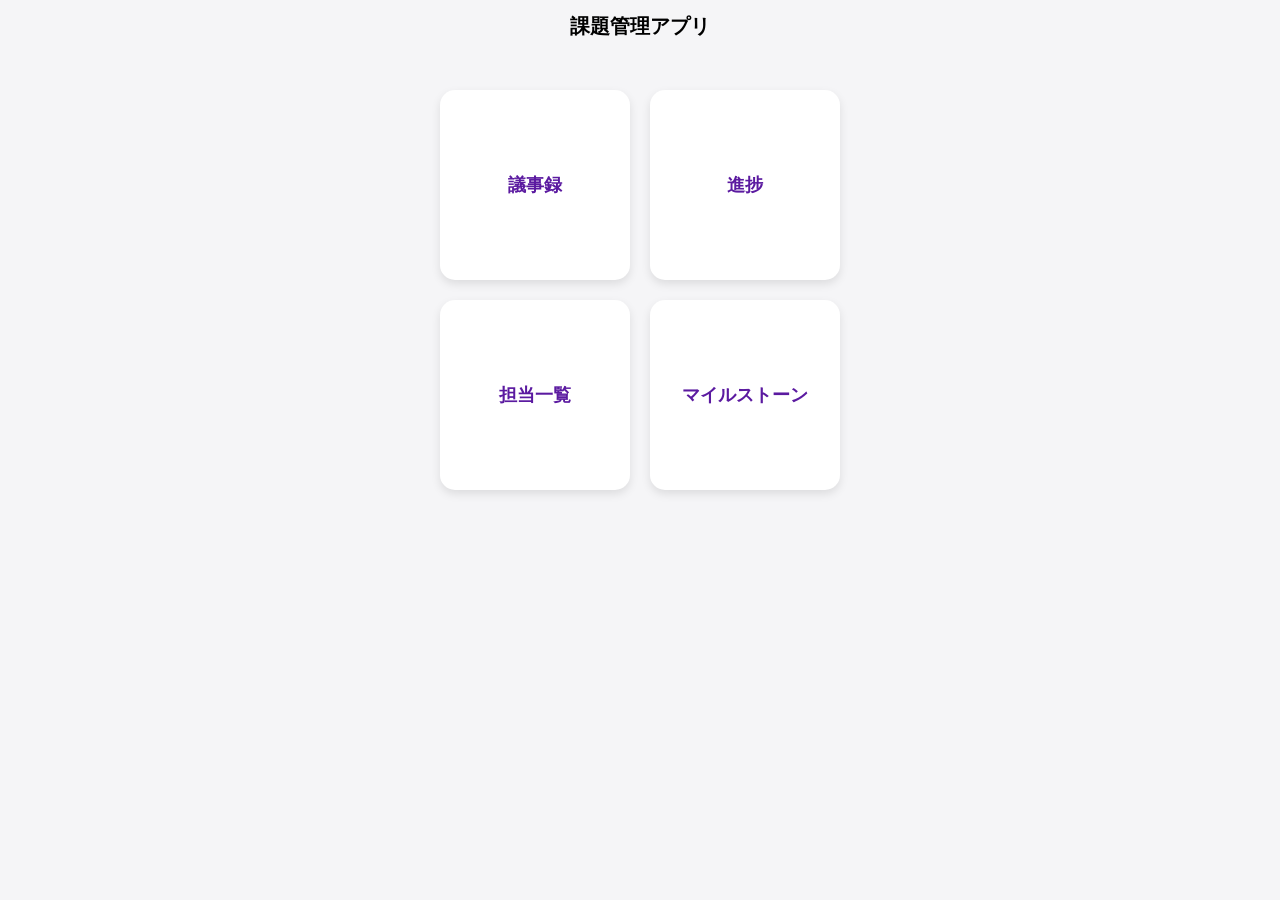
<file: index.html>
<!DOCTYPE html>
    <head>
        <meta charset="utf-8">
        <meta name="viewport" content="width=device-width,initial-scale=1">
        <link rel="stylesheet" href="css/styl-sp.css">
        <title>課題管理アプリ</title>
    </head>
    <header>
    <h1 class="app-title">課題管理アプリ</h1></header>
    <body>
    
    <section class="cards">

            <a href="task.html" class="card">
                <h2>議事録</h2>
            </a>

            <a href="next.html" class="card">
                <h2>進捗</h2>
            </a>

            <a href="member.html" class="card">
                <h2>担当一覧</h2>
            </a>

            <a href="milestone.html" class="card">
                <h2>マイルストーン</h2>
            </a>

    </section>

    </body>
</file>
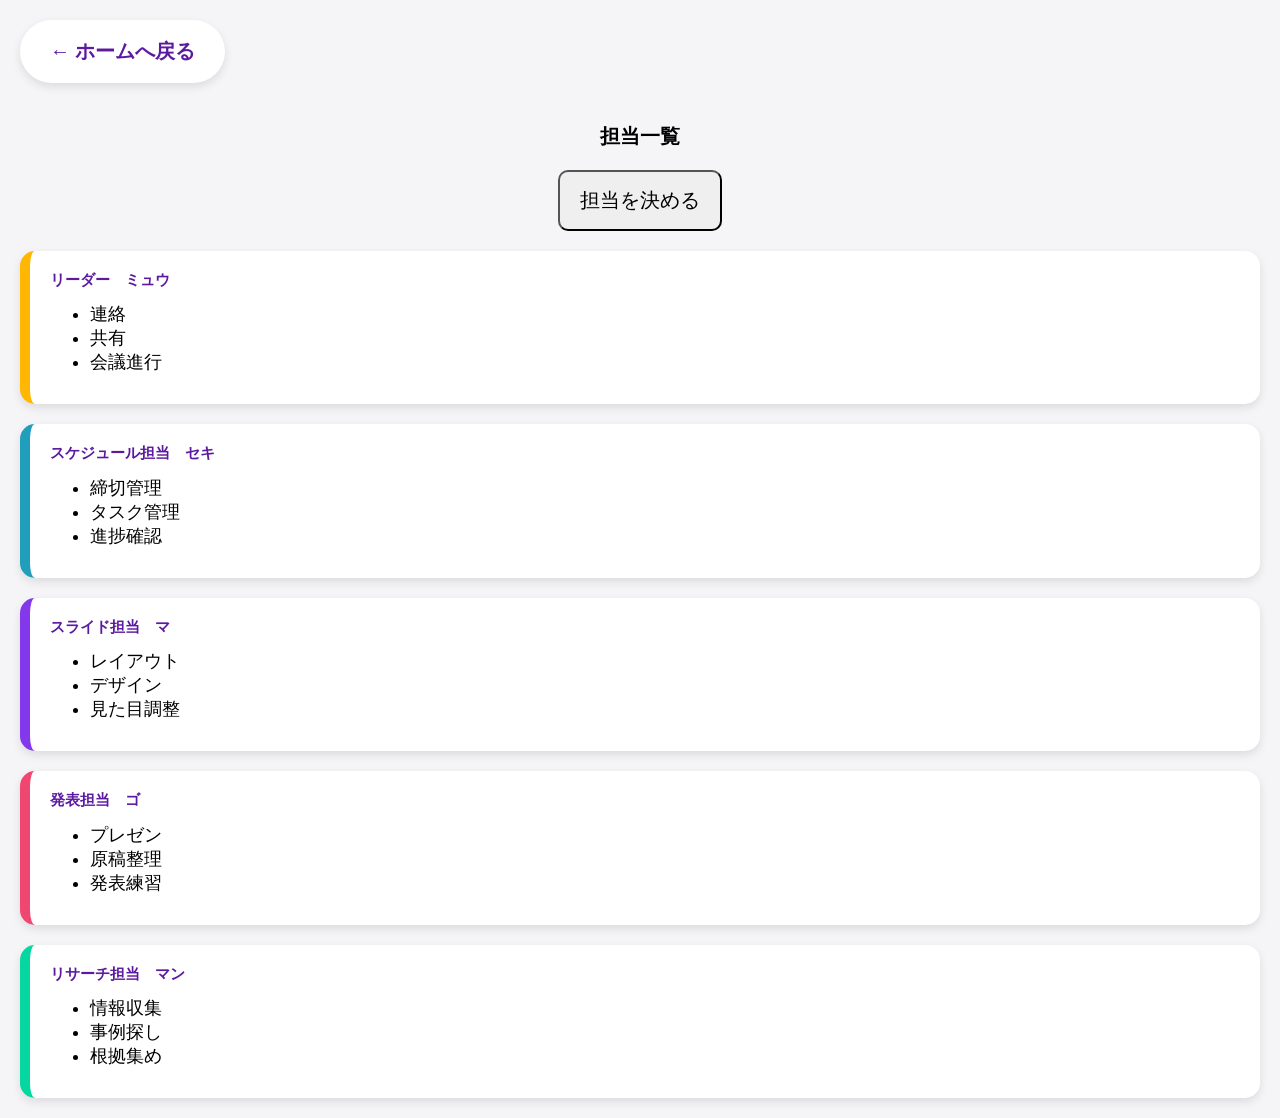
<file: member.html>
<!DOCTYPE html>
    <head>
        <meta charset="utf-8">
        <meta name="viewport" content="width=device-width,initial-scale=1">
        <link rel="stylesheet" href="css/styl-sp.css">
        <title>課題管理アプリ</title>
    </head>
    <body>
        <a href="index.html" class="back-btn">← ホームへ戻る</a>
        <h1 class="page-title">担当一覧</h1>
            
        <button id="shuffleBtn">担当を決める</button>
        <p id="shuffleMessage"></p>
        <ul id="result"></ul>
        <div id="resultBox">
            <ul id="result"></ul>
        </div>
<div class="member leader">
    <h2>リーダー　ミュウ</h2>
    <ul>
        <li>連絡</li>
        <li>共有</li>
        <li>会議進行</li>
    </ul>
</div>

<div class="member schedule">
    <h2>スケジュール担当　セキ</h2>
    <ul>
        <li>締切管理</li>
        <li>タスク管理</li>
        <li>進捗確認</li>
    </ul>
</div>

<div class="member slide">
    <h2>スライド担当　マ</h2>
    <ul>
        <li>レイアウト</li>
        <li>デザイン</li>
        <li>見た目調整</li>
    </ul>
</div>

<div class="member presentation">
    <h2>発表担当　ゴ</h2>
    <ul>
        <li>プレゼン</li>
        <li>原稿整理</li>
        <li>発表練習</li>
    </ul>
</div>

<div class="member research">
    <h2>リサーチ担当　マン</h2>
    <ul>
        <li>情報収集</li>
        <li>事例探し</li>
        <li>根拠集め</li>
    </ul>
</div>

<script src="script.js"></script>
    </body>
</file>
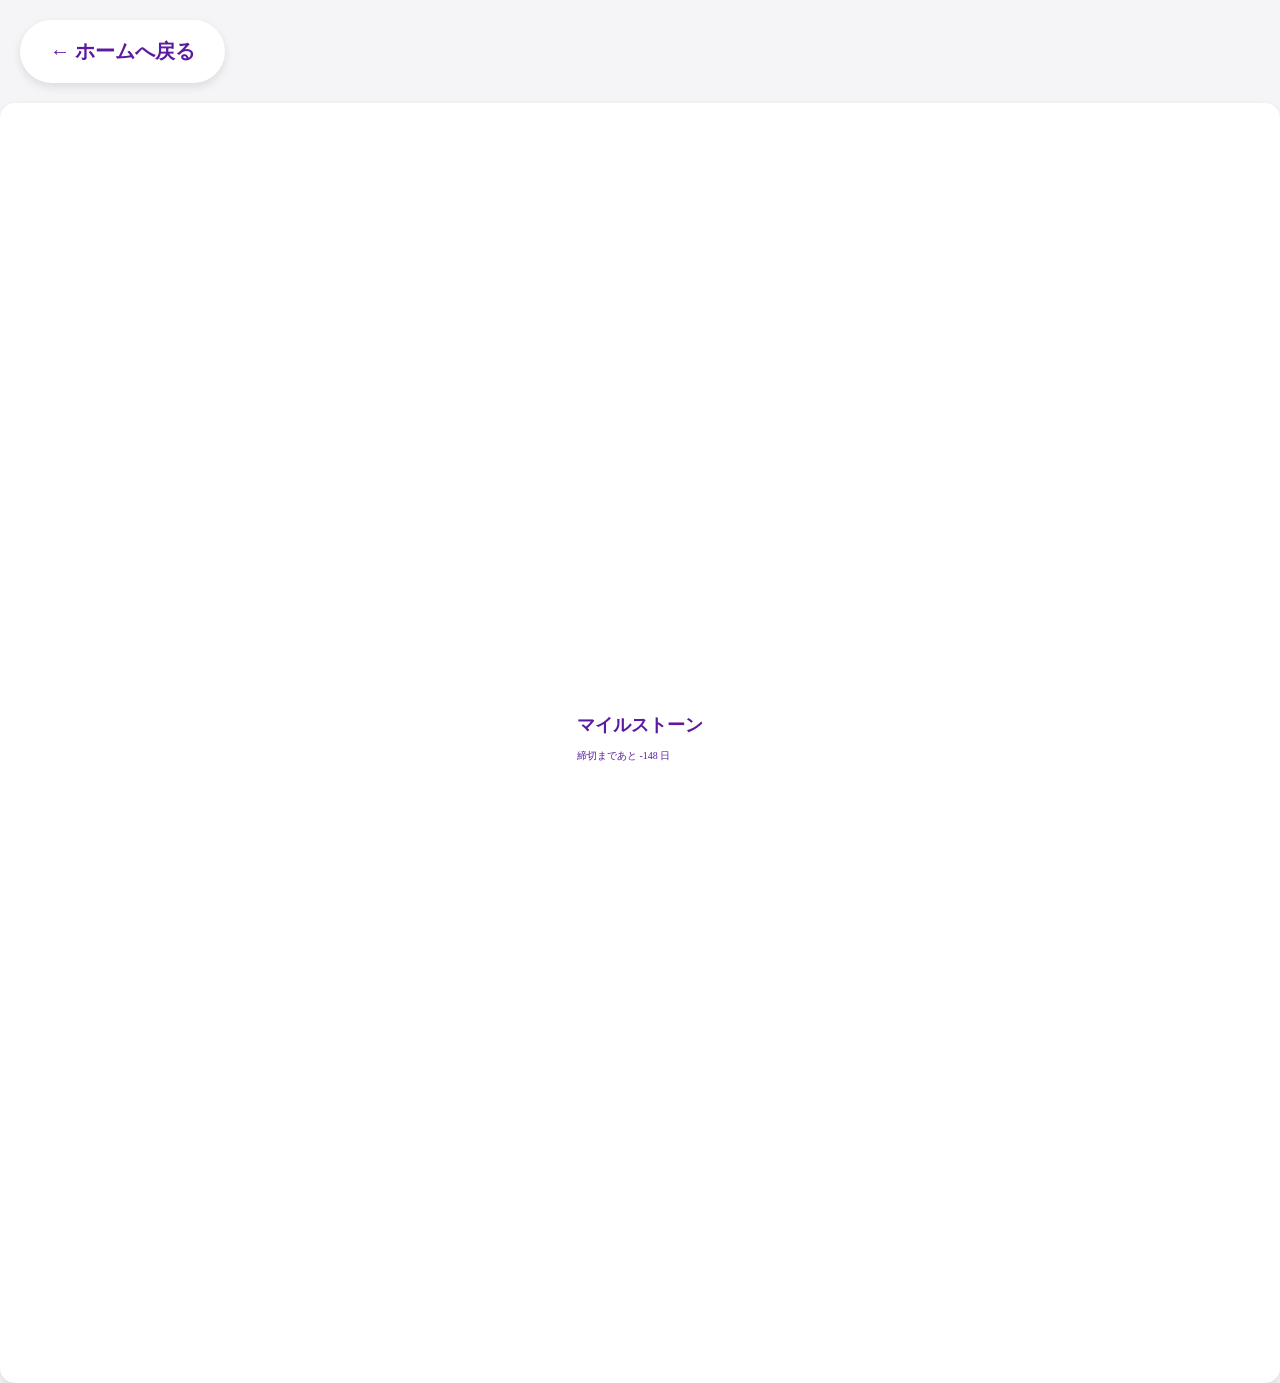
<file: milestone.html>
<!DOCTYPE html>
    <head>
        <meta charset="utf-8">
        <meta name="viewport" content="width=device-width,initial-scale=1">
        <link rel="stylesheet" href="css/styl-sp.css">
        <title>課題管理アプリ</title>
    </head>
    <body>
        <a href="index.html" class="back-btn">← ホームへ戻る</a>

        <a href="milestone.html" class="card">
            <div>
                <h2>マイルストーン</h2>
                <p id="daysLeft"></p>
            </div>
        </a>
    <script src="script.js"></script>
    </body>
</file>
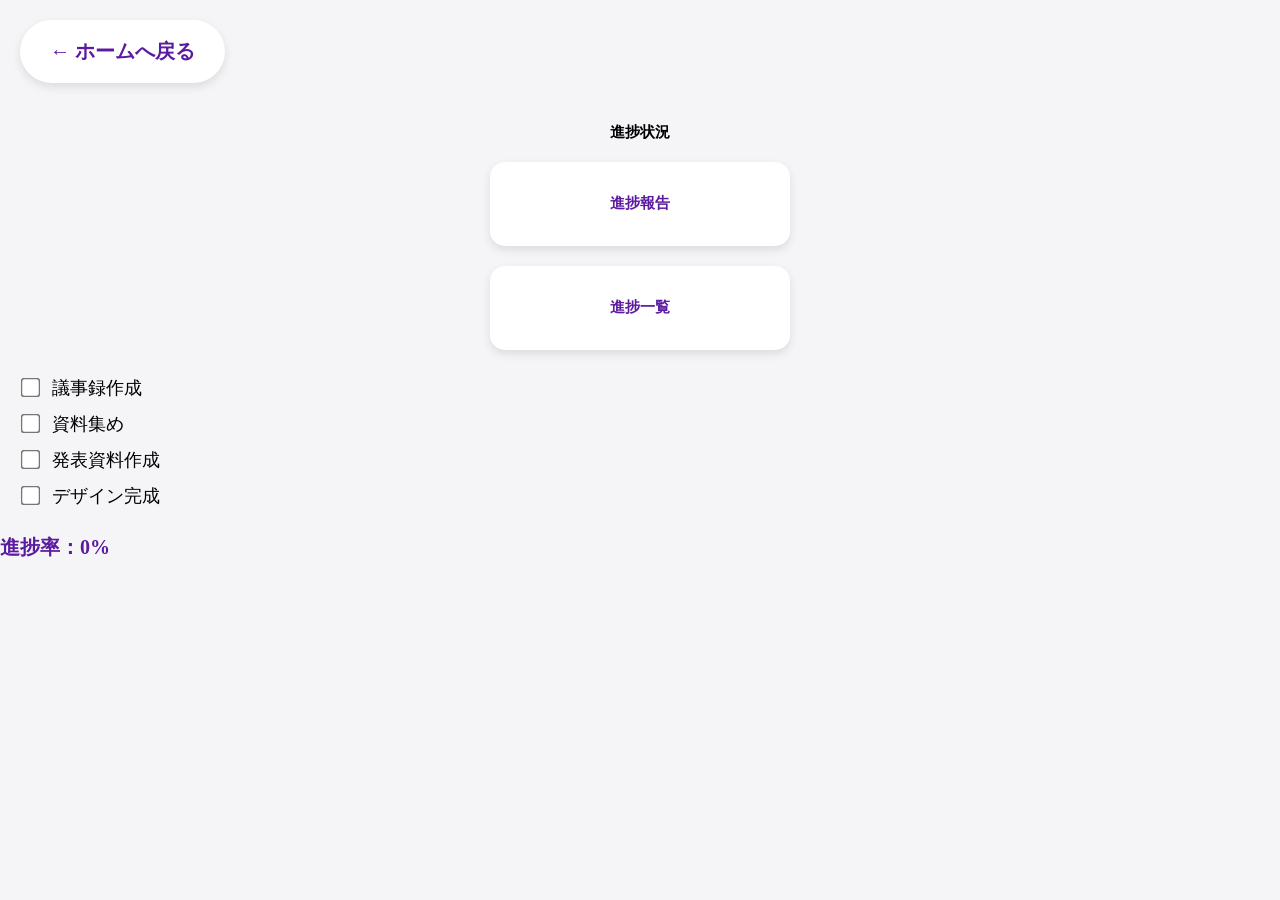
<file: next.html>
<!DOCTYPE html>
    <head>
        <meta charset="utf-8">
        <meta name="viewport" content="width=device-width,initial-scale=1">
        <link rel="stylesheet" href="css/styl-sp.css">
        <title>課題管理アプリ</title>
    </head>
    <body>
        <a href="index.html" class="back-btn">← ホームへ戻る</a>
        <h2 class="page-title">進捗状況</h2>
            <a href="https://docs.google.com/forms/d/e/1FAIpQLScmFVKNDj_lgieHDShS0g74GNBxBFHCiuLnNPmRpMDRPwSFXg/viewform?usp=header" target="_blank" class="link-card">
                <h2>進捗報告</h2>
            </a>

            <a href="https://docs.google.com/spreadsheets/d/1DFRBW4rkKf0sNpGGlABD1X_bHi1h-I-2-LVCrkXuASY/edit?usp=sharing" target="_blank" class="link-card">
                <h2>進捗一覧</h2>
            </a>
                <div class="task-list">
                    <input type="checkbox" class="task"> 議事録作成<br>
                    <input type="checkbox" class="task"> 資料集め<br>
                    <input type="checkbox" class="task"> 発表資料作成<br>
                    <input type="checkbox" class="task"> デザイン完成<br>
                </div>

<p id="progress">進捗率：0%</p>

        <script src="script.js"></script>
    </body>
</file>
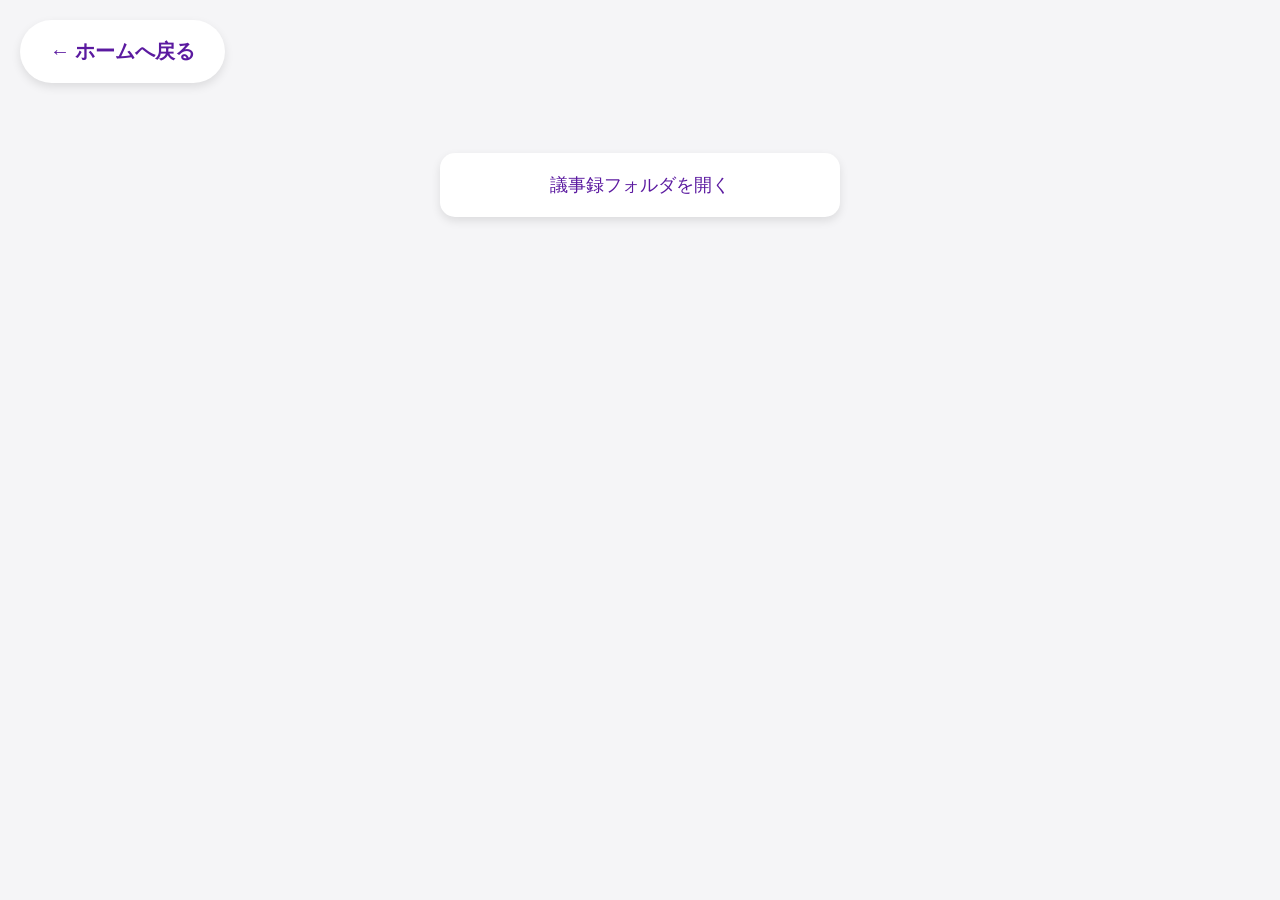
<file: task.html>
<!DOCTYPE html>
<html lang="ja">
<head>
    <meta charset="utf-8">
    <meta name="viewport" content="width=device-width,initial-scale=1">
    <link rel="stylesheet" href="css/styl-sp.css">
    <title>議事録</title>
</head>

<body>
    <a href="index.html" class="back-btn">← ホームへ戻る</a>

    <a href="https://drive.google.com/drive/folders/1mGwjZjPzlOfXG5_ZA-ntStiGC29xAjKi"
       target="_blank"
       class="drive-btn">
        議事録フォルダを開く
    </a>
</body>
</html>
</file>
<file: css/styl-sp.css>
@charset "utf-8";

*{
    box-sizing: border-box;

}
.app-title{
    text-align: center
}

html{
    font-size: 62.5%;
}
body{
    font-family: "游ゴシック体",YuGoshic,"游ゴシック","Yu Goshic","sans-serif";
}

body{
    margin: 0;
     background:#f5f5f7;
}

.cards{
    display: grid;
    grid-template-columns: 1fr 1fr;
    gap: 20px;
    width: 80%;
    max-width: 400px;
    margin: 50px auto;
}

.card{
    background: #fff;
    border-radius: 15px;
    padding: 20px;
    box-shadow: 0 4px 10px rgba(0,0,0,0.1);
    aspect-ratio: 1 / 1;

    display: flex;
    justify-content: center;
    align-items: center;

    text-decoration: none;
    color: #5b1aa0;
    transition: transform 0.2s;
}

.card h2{
    text-align: center;
    margin: 0;
    font-size:1.8rem;
    line-height:1.4;
}
.card:active{
    transform:scale(0.97);
}

.member{
    background: white;
    border-radius: 15px;
    padding: 20px;
    margin: 20px;
    box-shadow: 0 4px 10px rgba(0,0,0,0.1);
    transition: 0.2s;
}

.member:hover{
    transform: translateY(-3px);
}

.member h2{
    color: #5b1aa0;
    margin-top: 0;
}

.leader{
    border-left: 10px solid #ffb703;
}

.schedule{
    border-left: 10px solid #219ebc;
}

.slide{
    border-left: 10px solid #8338ec;
}

.presentation{
    border-left: 10px solid #ef476f;
}

.research{
    border-left: 10px solid #06d6a0;
}

.drive-btn{
    display: block;
    width: 80%;
    max-width: 400px;
    margin: 50px auto;
    padding: 20px;
    background: #fff;
    border-radius: 15px;
    box-shadow: 0 4px 10px rgba(0,0,0,0.1);
    text-align: center;
    text-decoration: none;
    color: #5b1aa0;
    font-size: 1.8rem;
}
li{
    font-size: 1.8rem;
}


.link-card{
    display:block;
    width:80%;
    max-width:300px;

    margin:20px auto;
    padding:20px;

    background:#fff;
    border-radius:15px;
    box-shadow:0 4px 10px rgba(0,0,0,0.1);

    text-decoration:none;
    color:#5b1aa0;
    text-align:center;
}
.page-title{
    text-align: center;
    margin: 20px 0;
}

#shuffleBtn{
    font-size: 2rem;
    padding: 15px 20px;
    border-radius: 10px;
    display: block;
    margin: 20px auto;
}
#result{
    font-size: 1.8rem;
    margin-bottom: 10px;
}
.task{
    transform: scale(1.5);
    margin-right: 10px;
}
.task-list{
    font-size: 1.8rem;
    line-height: 2;
    padding-left:2rem;
}

#progress{
    font-size: 2rem;
    font-weight: bold;
    color: #5b1aa0;
}
.back-btn{
    display: inline-block;
    margin: 20px;

    padding: 18px 30px;

    font-size: 2rem;
    font-weight: bold;

    background: #fff;
    color: #5b1aa0;

    border-radius: 999px;

    text-decoration: none;

    box-shadow: 0 4px 10px rgba(0,0,0,0.1);
    transition: 0.2s;
}
.back-btn:active{
    transform: scale(0.95);
}
.shuffle-anime{
    animation: shake 0.3s infinite;
}
#shuffleMessage{
    text-align: center;
    font-size: 2rem;
    color: #5b1aa0;
    font-weight: bold;
    margin: 20px 0;
}

@keyframes shake{
    0%{ transform: translateX(0); }
    25%{ transform: translateX(-5px); }
    50%{ transform: translateX(5px); }
    75%{ transform: translateX(-5px); }
    100%{ transform: translateX(0); }
}

.card,
.link-card,
.drive-btn,
.back-btn,
#shuffleBtn{
    transition: 0.2s;
}

.card:active,
.link-card:active,
.drive-btn:active,
.back-btn:active,
#shuffleBtn:active{
    background: #5b1aa0;
    color: #fff;
    transform: scale(0.96);
}
</file>
